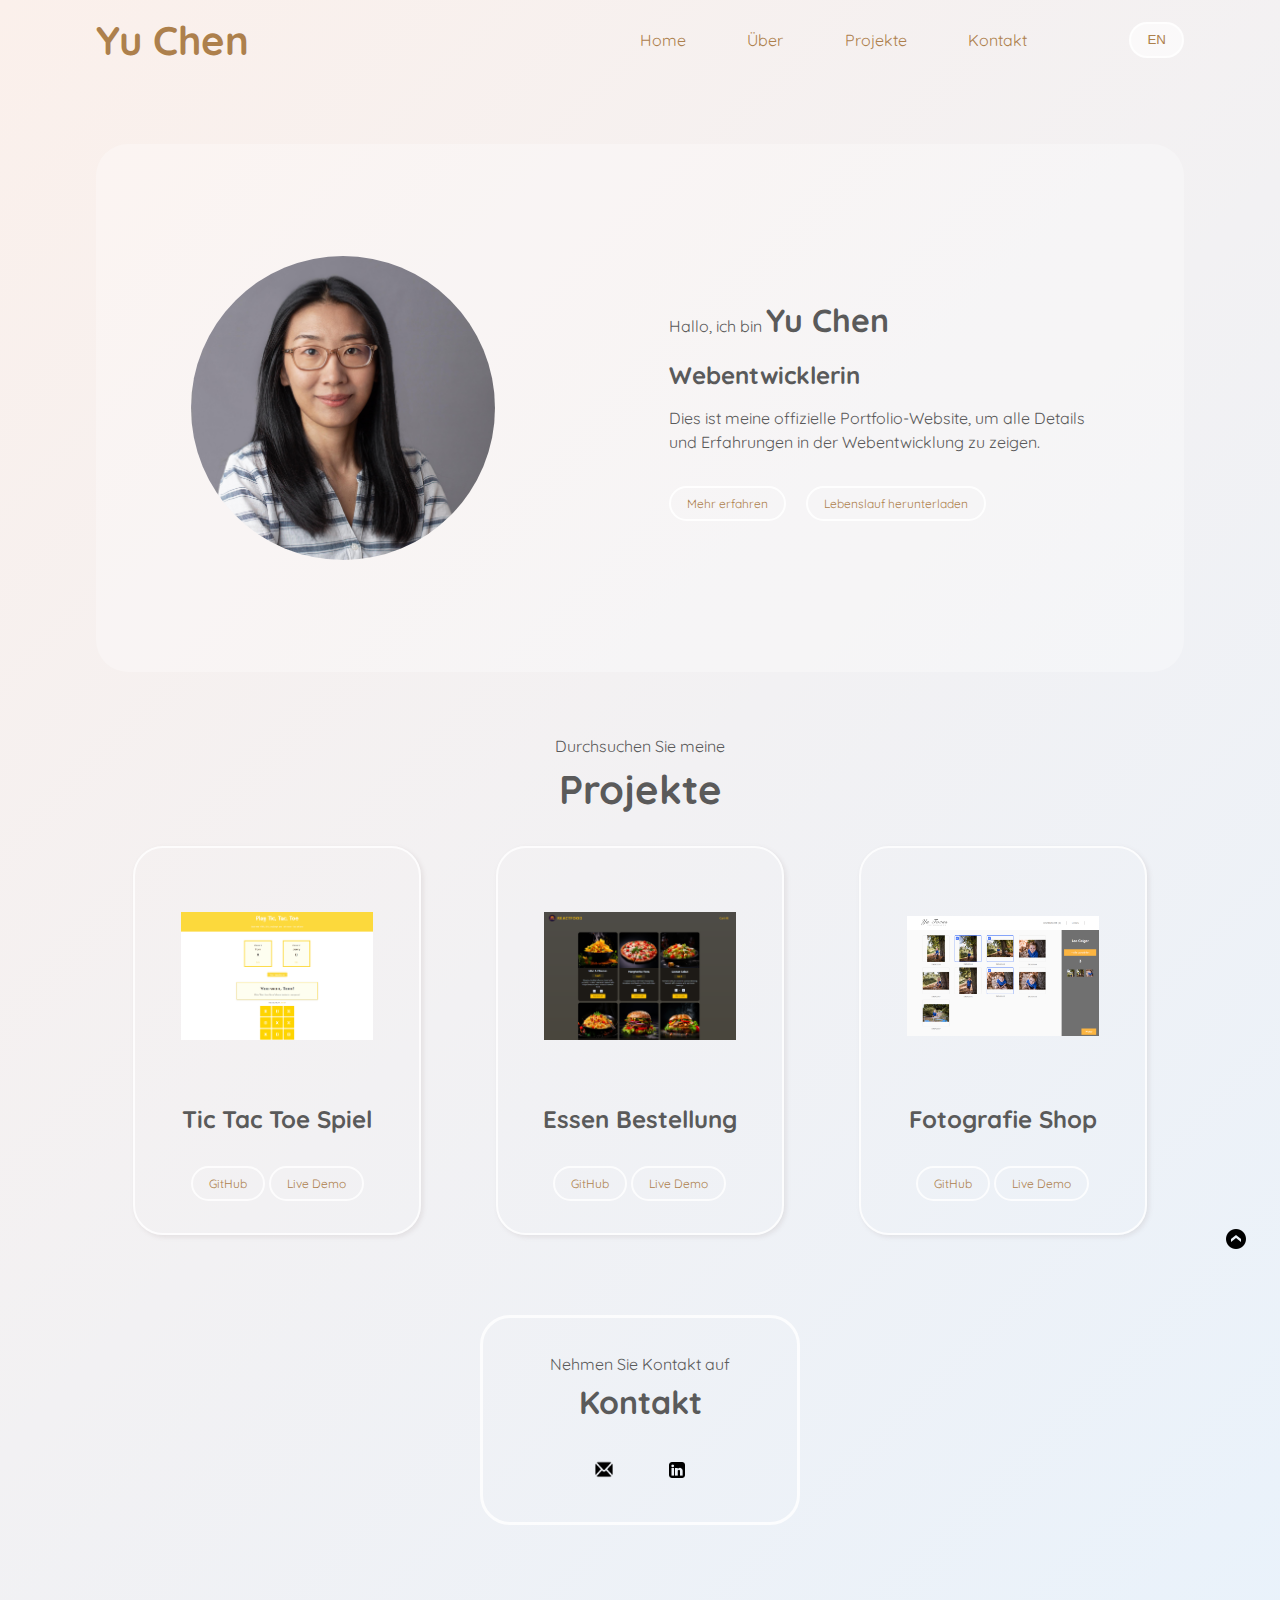
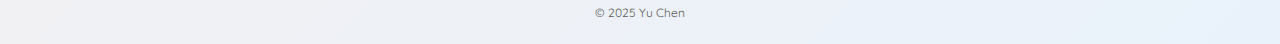
<file: index.html>
<!DOCTYPE html>
<html lang="de">

<head>
    <meta charset="UTF-8">
    <meta name="viewport" content="width=device-width, initial-scale=1.0">
    <title>My Portfolio</title>
    <link rel="preconnect" href="https://fonts.googleapis.com">
    <link rel="preconnect" href="https://fonts.gstatic.com" crossorigin>
    <link
        href="https://fonts.googleapis.com/css2?family=Hind+Vadodara:wght@400;700&family=Open+Sans:wght@400;700&family=Quicksand:wght@400;700&family=Raleway&display=swap"
        rel="stylesheet">
    <link rel="stylesheet" href="shared.css">
    <link rel="stylesheet" href="styles.css">
    <link rel="stylesheet" href="overlays.css">
    <script src="script.js" defer></script>
    <script src="modal.js" defer></script>
</head>

<body>
    <div id="backdrop"></div>
    <header class="main-header">
        <div class="page-logo">
            <a href="index.html">Yu Chen</a>
        </div>
        <nav class="fixed-top">
            <ul>
                <li class="nav-item"><a href="index.html" data-i18n="header.home">Home</a></li>
                <li class="nav-item"><a href="about.html" data-i18n="header.about">Über</a></li>
                <li class="nav-item"><a href="index.html#projekt" data-i18n="header.projects">Projekte</a></li>
                <li class="nav-item"><a href="contact.html" data-i18n="header.contact">Kontakt</a></li>
            </ul>
        </nav>
        <div class="lang-box">
            <button class="lang-btn" data-lang="en">EN</button>
            <button class="lang-btn" data-lang="de">DE</button>
        </div>
        <button id="drawer-btn">
            <span></span>
            <span></span>
            <span></span>
        </button>
    </header>
    <aside id="mobile-drawer">
        <nav>
            <ul>
                <li class="nav-item"><a href="index.html" data-i18n="header.home">Home</a></li>
                <li class="nav-item"><a href="about.html" data-i18n="header.about">Über</a></li>
                <li class="nav-item"><a href="index.html#projekt" data-i18n="header.projects">Projekte</a></li>
                <li class="nav-item"><a href="contact.html" data-i18n="header.contact">Kontakt</a></li>
            </ul>
            <div>
                <button class="lang-btn" data-lang="en">EN</button>
                <button class="lang-btn" data-lang="de">DE</button>
            </div>
        </nav>
    </aside>
    <main class="hidden">
        <section>
            <div class="container">
                <div class="box-img">
                    <img src="images/profile-img.jpg">
                </div>
                <div class="box-text">
                    <p data-i18n="main.intro">Hallo, ich bin <span>Yu Chen</span></p>
                    <h2 data-i18n="main.role">Webentwicklerin</h2>
                    <p data-i18n="main.description">Dies ist meine offizielle Portfolio-Website, um alle Details und
                        Erfahrungen in der Webentwicklung zu zeigen.
                    </p>
                    <a href="about.html" data-i18n="main.learn_more">Mehr erfahren</a>
                    <a href="./assets/CV-Yu Chen.pdf" target="_blank" data-i18n="main.download"
                        id="download-link">Lebenslauf herunterladen</a>
                </div>
            </div>
        </section>
        <section id="projekt">
            <p data-i18n="projects.title">Browse My Recent</p>
            <h2 data-i18n="projects.subtitle">Projekte</h2>
            <div class="project-container">
                <ul>
                    <li class="project-box">
                        <div class="project-img"><img src="images/projects/tic-tac-toe.png" alt=""></div>
                        <h3 class="project-one" data-i18n="projects.tic_tac_toe">Tic Tac Toe Game</h3>
                        <a href="https://github.com/weegeelee/tic-tac-toe" target="_blank">GitHub</a>
                        <a href="https://weegeelee.github.io/tic-tac-toe/" target="_blank">Live Demo</a>
                    </li>
                    <li class="project-box">
                        <div class="project-img"><img src="images/projects/food-order.png" alt=""></div>
                        <h3 class="project-two" data-i18n="projects.food_order">Food Order</h3>
                        <a href="https://github.com/weegeelee/food-order" target="_blank">GitHub</a>
                        <a href="https://weegeelee.github.io/food-order/" target="_blank">Live Demo</a>
                    </li>
                    <li class="project-box">
                        <div class="project-img"><img src="images/projects/fotografie-shop.png" alt=""></div>
                        <h3 class="project-three" data-i18n="projects.project_three">Photography Shop</h3>
                        <a href="https://github.com/weegeelee/yu-focus-fotografie" target="_blank">GitHub</a>
                        <a href="https://weegeelee.github.io/yu-focus-fotografie" target="_blank">Live Demo</a>
                    </li>
                </ul>
            </div>
            <img src="images/icons8-eingekreistes-rangabzeichen-oben-24.png" alt="arrow icon" class="arrow-icon"
                onclick="location.href='./index.html'">
        </section>
        <aside class="modal cofig-overlay-one">
            <div class="project-info">
                <div>
                    <img src="images/projects/tic-tac-toe.png" alt="">
                </div>
                <div>
                    <p class="tech">HTML | CSS | Javascript</p>
                    <p data-i18n="modal_one.description_one">
                        This is a simple and interactive implementation of the classic Tic-Tac-Toe game, built using
                        HTML, CSS, and JavaScript. The project allows two players to take turns marking spaces on a 3x3
                        grid until one achieves a winning combination or the game ends in a draw.
                    </p>
                    <ul data-i18n="modal_one.description_two">
                        <li>Key features include:</li>
                        <li>A clean and responsive user interface.</li>
                        <li>Visual feedback for player actions.</li>
                        <li>Logic to detect wins, losses, and draws.</li>
                    </ul>
                    <p data-i18n="modal_one.description_three">
                        This project demonstrates core frontend development skills, including DOM manipulation, event
                        handling, and basic game logic.
                    </p>
                </div>
            </div>
            <button type="reset" class="btn btn-alt overlay-cancel-btn-one">&#215;</button>
        </aside>
        <aside class="modal cofig-overlay-two">
            <div class="project-info">
                <div>
                    <img src="images/projects/food-order.png" alt="">
                </div>
                <div>
                    <p class="tech">React | JavaScript | Firebase</p>
                    <p data-i18n="modal_two.description_one">
                        This is an online food ordering platform built with React, using Firebase as the
                        backend database. It enables users to browse a menu, manage a shopping cart, and submit orders.
                    </p>
                    <p data-i18n="modal_two.description_two">
                        This project showcases skills in React component-based development, state management (useState,
                        useReducer), and Firebase integration, making it a great example of a basic e-commerce
                        application.
                    </p>
                </div>
            </div>
            <div>
                <button type="reset" class="btn btn-alt overlay-cancel-btn-two">&#215;</button>
            </div>
        </aside>
        <aside class="modal cofig-overlay-three">
            <div class="project-info">
                <div>
                    <img src="images/projects/fotografie-shop.png" alt="">
                </div>
                <div>
                    <p class="tech">React | Vite | Nodejs | MongoDB | Supabase</p>
                    <p data-i18n="modal_three.description_one">
                        This is a full-stack web application built for professional photographers. It features a public
                        portfolio site, a private client area, and an admin dashboard for managing clients, orders, and
                        communication.
                    <ul data-i18n="modal_three.description_two">
                        <li>TUmgesetzte Funktionen:</li>
                        <li>Sicheres Login-System mit JWT und individuelle Zugangscodes für private Galerien</li>
                        <li>Benutzerdefiniertes Album-Modul zur Fotoauswahl, Bestellung und zum Download</li>
                        <li>Intuitive Benutzeroberfläche für Kunden und Administrator:innen</li>
                    </ul>
                </div>
            </div>
            <div>
                <button type="reset" class="btn btn-alt overlay-cancel-btn-three">&#215;</button>
            </div>
        </aside>
        <section>
            <div class="contact-box">
                <p data-i18n="cta.title">Get in Touch</p>
                <a href="contact.html" data-i18n="cta.button">Contact Me</a>
                <div class="contact-icon">
                    <a href="mailto:weegeelee@hotmail.com" class="icon-img email-img" target="_blank"><img
                            src="images/icons8-neuer-beitrag-64.png" alt=""></a>
                    <a href="https://www.linkedin.com/in/yu-chen-8908ba253/" class="icon-img" target="_blank"><img
                            src="images/icons8-linkedin-26.png" alt=""></a>
                </div>
            </div>
        </section>
    </main>
    <footer>
        <p> &copy; 2025 Yu Chen</p>
    </footer>
</body>

</html>
</file>
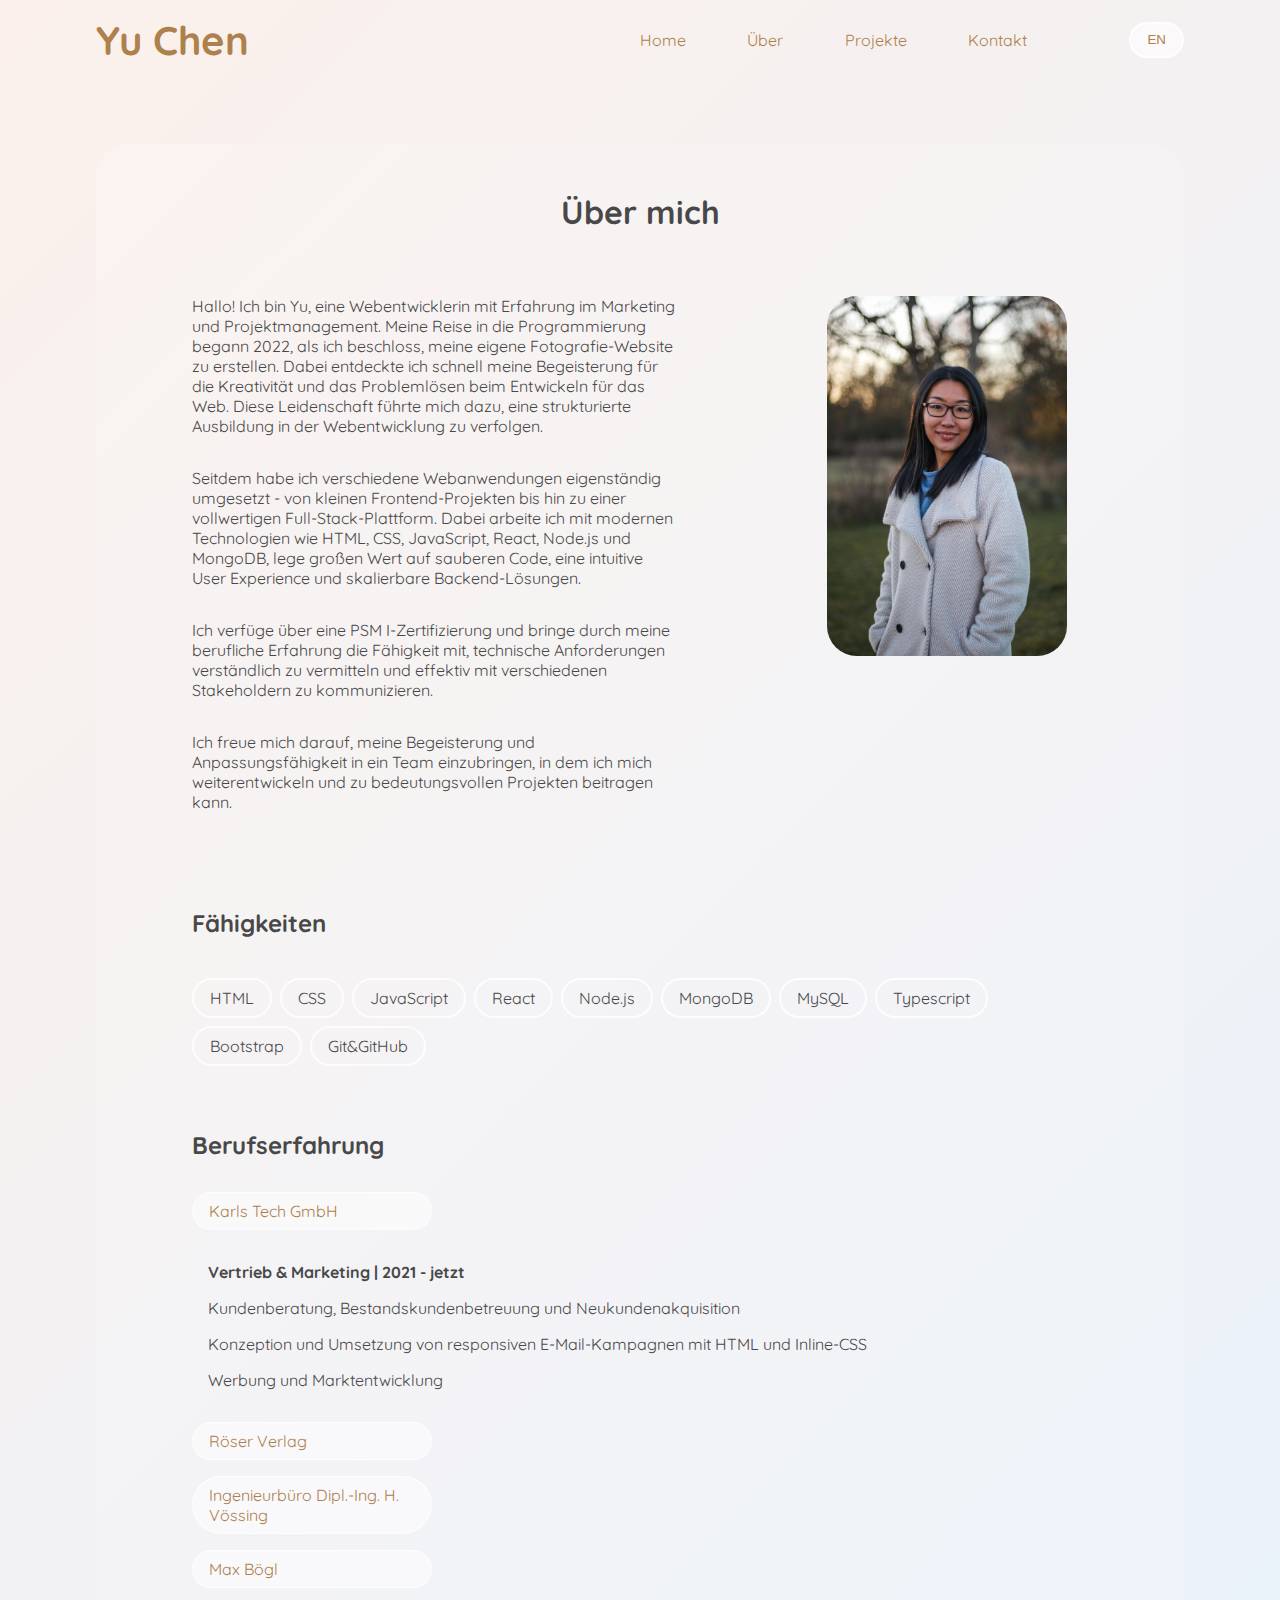
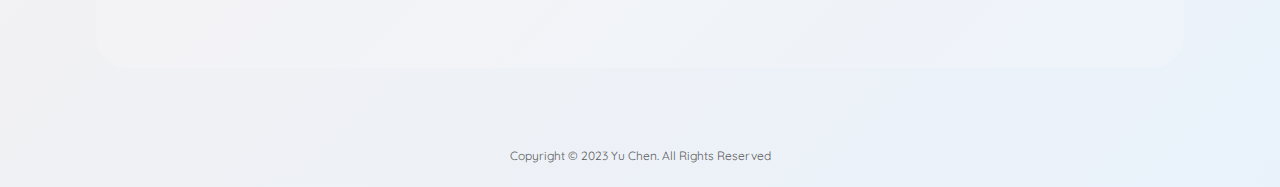
<file: about.html>
<!DOCTYPE html>
<html lang="de">

<head>
    <meta charset="UTF-8">
    <meta name="viewport" content="width=device-width, initial-scale=1.0">
    <title>About Me</title>
    <link rel="preconnect" href="https://fonts.googleapis.com">
    <link rel="preconnect" href="https://fonts.gstatic.com" crossorigin>
    <link
        href="https://fonts.googleapis.com/css2?family=Hind+Vadodara:wght@400;700&family=Open+Sans:wght@400;700&family=Quicksand:wght@400;700&family=Raleway&display=swap"
        rel="stylesheet">
    <link rel="stylesheet" href="shared.css">
    <link rel="stylesheet" href="styles.css">
    <link rel="stylesheet" href="about-me.css">
    <script src="script.js" defer></script>
    <script src="about.js" defer></script>
</head>

<body>
    <header class="main-header">
        <div class="page-logo">
            <a href="index.html">Yu Chen</a>
        </div>
        <nav class="fixed-top">
            <ul>
                <li class="nav-item"><a href="index.html" data-i18n="header.home">Home</a></li>
                <li class="nav-item"><a href="about.html" data-i18n="header.about">Über</a></li>
                <li class="nav-item"><a href="index.html#projekt" data-i18n="header.projects">Projekte</a></li>
                <li class="nav-item"><a href="contact.html" data-i18n="header.contact">Kontakt</a></li>
            </ul>
        </nav>
        <div class="lang-box">
            <button class="lang-btn" data-lang="en">EN</button>
            <button class="lang-btn" data-lang="de">DE</button>
        </div>
        <button id="drawer-btn">
            <span></span>
            <span></span>
            <span></span>
        </button>
    </header>
    <aside id="mobile-drawer">
        <nav>
            <ul>
                <li class="nav-item"><a href="index.html" data-i18n="header.home">Home</a></li>
                <li class="nav-item"><a href="about.html" data-i18n="header.about">Über</a></li>
                <li class="nav-item"><a href="index.html#projekt" data-i18n="header.projects">Projekte</a></li>
                <li class="nav-item"><a href="contact.html" data-i18n="header.contact">Kontakt</a></li>
            </ul>
            <button class="lang-btn" data-lang="en">EN</button>
            <button class="lang-btn" data-lang="de">DE</button>
        </nav>
    </aside>
    <main class="hidden">
        <section>
            <div class="container-about">
                <h1 data-i18n="about.title">Über mich</h1>
                <div class="about-box">
                    <div class="info-box">
                        <p data-i18n="about.intro_one">Hallo! Ich bin Yu, ein Webentwickler mit Erfahrung im Marketing
                            und Projektmanagement.
                            Meine Reise in die Programmierung begann 2022, als ich beschloss, meine eigene
                            Fotografie-Website zu erstellen. Dabei entdeckte ich schnell meine Begeisterung für die
                            Kreativität und das Problemlösen beim Entwickeln für das Web. Diese Leidenschaft führte
                            mich dazu, eine strukturierte Ausbildung in der Webentwicklung zu verfolgen.</p>
                        <p data-i18n="about.intro_two">Seitdem habe ich verschiedene Webanwendungen eigenständig
                            umgesetzt - von kleinen Frontend-Projekten bis hin zu einer vollwertigen
                            Full-Stack-Plattform. Dabei arbeite ich mit modernen Technologien wie HTML, CSS, JavaScript,
                            React, Node.js und MongoDB, lege großen Wert auf sauberen Code, eine intuitive User
                            Experience und skalierbare Backend-Lösungen.</p>
                        <p data-i18n="about.intro_three">Ich verfüge über eine PSM I-Zertifizierung und bringe durch
                            meine berufliche Erfahrung die Fähigkeit mit, technische Anforderungen verständlich zu
                            vermitteln und effektiv mit verschiedenen Stakeholdern zu kommunizieren.</p>
                        <p data-i18n="about.intro_four">Ich freue mich darauf, meine Begeisterung und
                            Anpassungsfähigkeit in ein Team einzubringen, gemeinsam weiterzuwachsen und an sinnvollen
                            digitalen Lösungen mitzuarbeiten.
                        </p>
                    </div>
                    <div class="photo-box">
                        <div><img src="images/about.jpg" alt=""></div>
                    </div>
                </div>
                <h3 data-i18n="about.skills">Fähigkeiten</h3>
                <div class="skill-box">
                    <p>HTML</p>
                    <p>CSS</p>
                    <p>JavaScript</p>
                    <p>React</p>
                    <p>Node.js</p>
                    <p>MongoDB</p>
                    <p>MySQL</p>
                    <p>Typescript</p>
                    <p>Bootstrap</p>
                    <p>Git&GitHub</p>
                </div>
                <h3 data-i18n="about.experience">Berufserfahrung</h3>
                <div class="work-box">
                    <ul>
                        <li class="company">
                            <h4 class="company-name">Karls Tech GmbH</h4>
                            <div class="content current" style="display: block;">
                                <p data-i18n="about.companies.position_one">Vertrieb & Marketing | 2021 - jetzt</p>
                                <ul data-i18n="about.companies.tasks_one">
                                    <li>Designed and coded responsive email advertisements using HTML and inline CSS
                                    </li>
                                    <li>Managed and maintained websites using WordPress</li>
                                    <li>Preparation for trade fairs</li>
                                </ul>
                            </div>
                        </li>
                        <li class="company">
                            <h4 class="company-name">Röser Verlag</h4>
                            <div class="content">
                                <p data-i18n="about.companies.position_two">Projektassistentin | 2018</p>
                                <ul data-i18n="about.companies.tasks_two">
                                    <li>Betreuung von Webseiten mit WordPress</li>
                                    <li>Werbung und Marktverbreitung</li>
                                    <li>Vorbereitung für Fachmessen</li>
                                </ul>
                            </div>
                        </li>
                        <li class="company">
                            <h4 class="company-name">Ingenieurbüro Dipl.-Ing. H. Vössing</h4>
                            <div class="content">
                                <p data-i18n="about.companies.position_three">Projektassistentin | 2011</p>
                                <ul data-i18n="about.companies.tasks_three">
                                    <li>Unterstützung der Projektleitung</li>
                                    <li>Betreuung der deutschen Experten und Dolmetschen</li>
                                    <li>Koordinierung der Besprechung mit Kunden</li>
                                </ul>
                            </div>
                        </li>
                        <li class="company">
                            <h4 class="company-name">Max Bögl</h4>
                            <div class="content">
                                <p data-i18n="about.companies.position_four">Assistentin/Überseterin | 2006 - 2011</p>
                                <ul data-i18n="about.companies.tasks_four">
                                    <li>Dolmetschen und Übersetzung</li>
                                    <li>Terminplanung und Koordination von Geschäftsreisen</li>
                                    <li>Oganisation der technischen Schulung für die Kunden</li>
                                </ul>
                            </div>
                        </li>
                    </ul>
                </div>
            </div>
        </section>
    </main>
    <footer>
        <p>Copyright &copy; 2023 Yu Chen. All Rights Reserved</p>
    </footer>
</body>

</html>
</file>
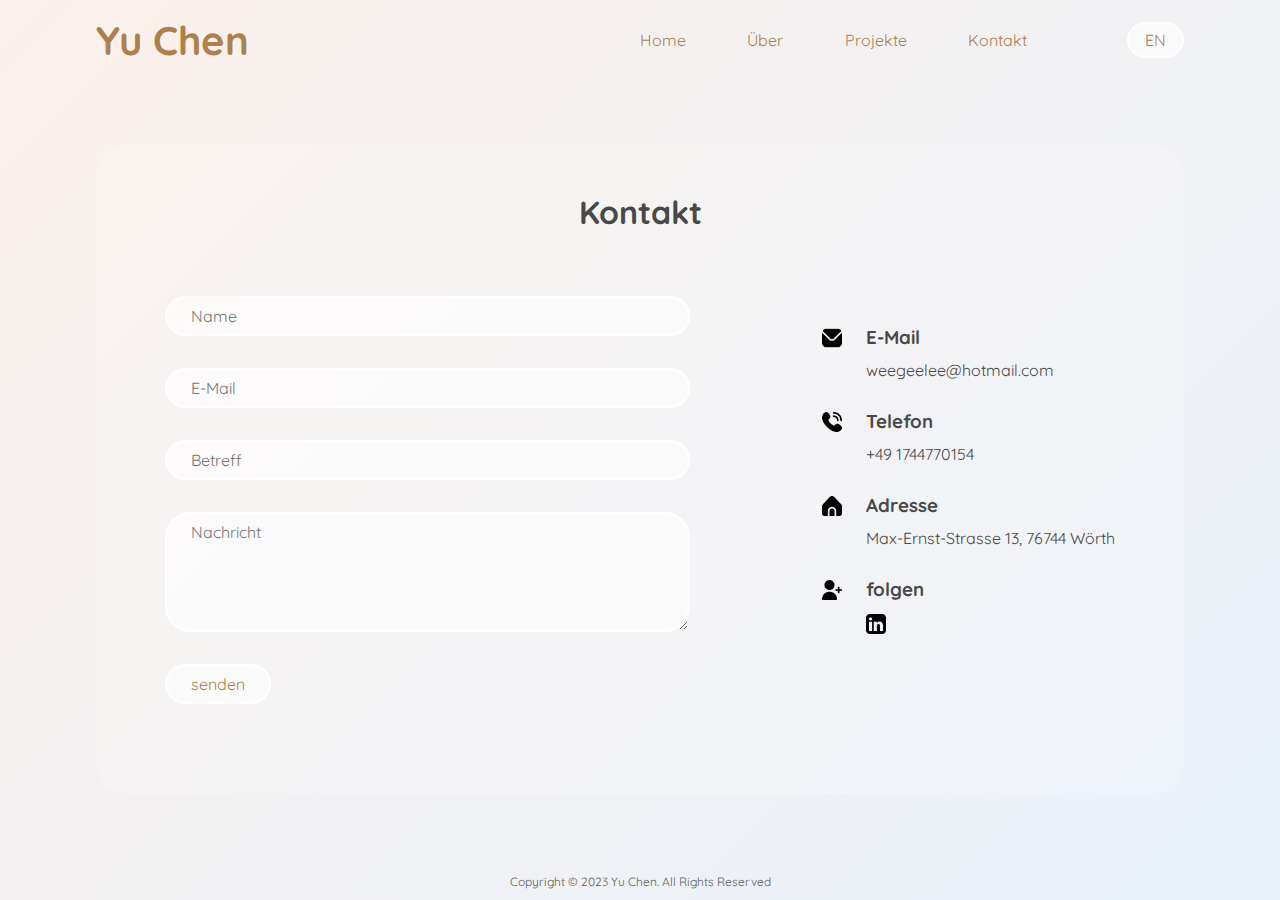
<file: contact.html>
<!DOCTYPE html>
<html lang="de">

<head>
    <meta charset="UTF-8">
    <meta name="viewport" content="width=device-width, initial-scale=1.0">
    <title>About Me</title>
    <link rel="preconnect" href="https://fonts.googleapis.com">
    <link rel="preconnect" href="https://fonts.gstatic.com" crossorigin>
    <link
        href="https://fonts.googleapis.com/css2?family=Hind+Vadodara:wght@400;700&family=Open+Sans:wght@400;700&family=Quicksand:wght@400;700&family=Raleway&display=swap"
        rel="stylesheet">
    <link rel="stylesheet" href="shared.css">
    <link rel="stylesheet" href="styles.css">
    <link rel="stylesheet" href="contact.css">
    <script src="script.js" defer></script>
</head>

<body>
    <header class="main-header">
        <div class="page-logo">
            <a href="index.html">Yu Chen</a>
        </div>
        <nav class="fixed-top">
            <ul>
                <li class="nav-item"><a href="index.html" data-i18n="header.home">Home</a></li>
                <li class="nav-item"><a href="about.html" data-i18n="header.about">Über</a></li>
                <li class="nav-item"><a href="index.html#projekt" data-i18n="header.projects">Projekte</a></li>
                <li class="nav-item"><a href="contact.html" data-i18n="header.contact">Kontakt</a></li>
            </ul>
        </nav>
        <div class="lang-box">
            <button class="lang-btn" data-lang="en">EN</button>
            <button class="lang-btn" data-lang="de">DE</button>
        </div>
        <button id="drawer-btn">
            <span></span>
            <span></span>
            <span></span>
        </button>
    </header>
    <aside id="mobile-drawer">
        <nav>
            <ul>
                <li class="nav-item"><a href="index.html" data-i18n="header.home">Home</a></li>
                <li class="nav-item"><a href="about.html" data-i18n="header.about">Über</a></li>
                <li class="nav-item"><a href="index.html#projekt" data-i18n="header.projects">Projekte</a></li>
                <li class="nav-item"><a href="contact.html" data-i18n="header.contact">Kontakt</a></li>
            </ul>
            <button class="lang-btn" data-lang="en">EN</button>
            <button class="lang-btn" data-lang="de">DE</button>
        </nav>
    </aside>
    <main>
        <section>
            <div class="container-form">
                <h1 data-i18n="contact.title">Kontakt</h1>
                <div class="form-box">
                    <div class="contact-form">
                        <form action="">
                            <input type="text" placeholder="Name" data-i18n="contact.form.name" required>
                            <input type="email" name="" id="" placeholder="E-Mail" data-i18n="contact.form.email" required>
                            <input type="text" placeholder="Betreff" data-i18n="contact.form.subject" required>
                            <textarea name="" id="" placeholder="Nachricht" data-i18n="contact.form.message" cols="30" rows="5" required></textarea>
                            <button type="submit" data-i18n="contact.form.send">senden</button>
                        </form>
                    </div>
                    <div class="contact-info">
                        <li>
                            <img src="images/umschlag.png" alt="email logo">
                            <h3 data-i18n="contact.info.email">E-Mail</h3>
                        </li>
                        <p>weegeelee@hotmail.com</p>
                        <li>
                            <img src="images/anruf.png" alt="phone logo">
                            <h3 data-i18n="contact.info.phone">Telefon</h3>
                        </li>
                        <p>+49 1744770154</p>
                        <li>
                            <img src="images/heim.png" alt="hause logo">
                            <h3 data-i18n="contact.info.address">Adresse</h3>
                        </li>
                        <p>Max-Ernst-Strasse 13, 76744 Wörth</p>
                        <li>
                            <img src="images/benutzer-hinzufugen.png" alt="follow logo">
                            <h3 data-i18n="contact.info.follow">folgen</h3>
                        </li>
                        <p><a href="https://www.linkedin.com/in/yu-chen-8908ba253/" class="icon-img"
                                target="_blank"><img src="images/icons8-linkedin-26.png" alt=""></a></p>
                    </div>
                </div>
            </div>
        </section>
    </main>
    <footer>
        <p>Copyright &copy; 2023 Yu Chen. All Rights Reserved</p>
    </footer>
</body>

</html>
</file>
<file: shared.css>
* {
    box-sizing: border-box;
    margin: 0;
    padding: 0;
}

*:focus {
    outline: none;
}

body {
    min-height: 100vh;
    font-family: 'Quicksand', sans-serif;
    font-size: 1rem;
    background: linear-gradient(135deg, rgb(251, 240, 235), rgb(233, 242, 251));    
}

[data-lang] {
    visibility: hidden; /* 先隐藏按钮，但仍然占位，防止跳动 */
    opacity: 0;
    
}

[data-lang].visible {
    visibility: visible; /* 让目标按钮渐入 */
    opacity: 1;
}

[data-lang].hidden {
    display: none; /* JS 运行后才彻底隐藏不需要的按钮 */
}

.main-header {
    width: 85%;
    height: 5rem;
    display: flex;
    justify-content: space-between;
    align-items: center;
    padding: 1rem 0;
    margin: 0 auto;
}

.page-logo {
    width: 50%;
}
.page-logo a {
    font-size: 2.5rem;
    font-weight: bold;
    color: rgb(173, 128, 76);
    text-decoration: none;
}

.fixed-top {
    display: flex;
    justify-content: space-between;
    flex: 1;
    visibility: hidden;
    opacity: 0;
    
}

.fixed-top.loaded {
    visibility: visible;
    opacity: 1;
}

.lang-box {
    width: 10%;
    display: flex;
    justify-content: flex-end;
}

.main-header ul {
    display: flex;
    justify-content: space-between;
    flex: auto;
    margin: 1rem 0;
}

.main-header li {
    list-style: none;
    padding: 0 3rem 0 0;
}

.main-header ul a {
    color: rgb(173, 128, 76);
    text-decoration: none;
    text-decoration-color: transparent;
    transition: 0.4s ease-out;
}

.main-header ul a:hover {
    color: rgb(197, 156, 110);
    text-decoration: underline;
    text-decoration-color: rgb(255, 255, 255, .8);
    text-underline-offset: 0.75rem;
}

.lang-btn {
    color: rgb(173, 128, 76);
    line-height: 0;
    background-color: rgb(255, 255, 255, .6);
    border: 2px solid rgb(255, 255, 255, .8);
    border-radius: 25px;
    padding: 1rem;
}

.lang-btn:hover {
    color: rgb(112, 78, 39);
    background-color: rgb(255, 255, 255, .8);
}


#drawer-btn {
    width: 30px;
    height: 26px;
    display: none;
    flex-direction: column;
    justify-content: space-between;
    border: none;
    background-color: transparent;
    padding: 0;
}

#drawer-btn span {
    width: 100%;
    height: 2px;
    background-color:  rgb(173, 128, 76);
    transition: all 0.3s ease;
}

.open span:first-child {
    transform: rotate(45deg) translate(10px, 5px);
}

.open span:nth-child(2) {
    visibility: hidden;
}

.open span:last-child {
    transform: rotate(-45deg) translate(11px, -7px);
}

#mobile-drawer {
    width: 85%;
    height: 80vh;
    background-color: rgb(255, 255, 255, .2);
    border-radius: 2rem;
    padding: 3rem 0;
    margin: 2rem auto;
    display: none;
}

#mobile-drawer.open {
    display: block;
}

#mobile-drawer nav{
    display: flex;
    flex-direction: column;
    align-items: center;
    
}

#mobile-drawer ul{
    width: 90%;
    list-style: none;
    display: flex;
    flex-direction: column;
    align-items: center;
    margin: 2rem auto;
}

#mobile-drawer a {
    color: rgb(173, 128, 76);
    text-decoration: none;
    display: block;
    margin: 1rem auto;
    position: relative;
}

#mobile-drawer a::before {
    content: '';
    position: absolute;
    top: 16px;
    left: 0;
    width: 0;
    height: 1px;
    background-color:  rgb(173, 128, 76);
    margin: 1rem auto;
    transition: width 0.4s ease;
}

#mobile-drawer a:hover:before {
    width: 100%;
}

#mobile-drawer button {
    align-items: center;
}

.hidden .open {
    display: none
}

footer p {
    font-size: 0.75rem;
    color: rgb(90, 90, 90);
    text-align: center;
    margin: 5rem 0 1.5rem 0;
}



@media (max-width: 740px) {
    .main-header {
        justify-content: space-between;
    }

    .fixed-top, .lang-box {
        display: none;
    }
   
    #drawer-btn {
        display: flex;
    }
}

@media (min-width: 740px) {
    #mobile-drawer {
        display: none;
    }
}
</file>
<file: styles.css>
.container {
    width: 85%;
    background-color: rgb(255, 255, 255, .3);
    border-radius: 2rem;
    display: flex;
    justify-content: space-around;
    align-items: center;
    margin: 4rem auto;
}

.box-img {
    width: 50%;
    margin: 5rem 0;
    display: flex;
    justify-content: center;
   
}

.box-img img {
    max-width: 25rem;
    border-radius: 50%;
    padding: 2rem 3rem;
}

.box-text {
    width: 50%;
    margin: 5rem 3rem;
    padding: 0 2rem;
}

.box-text p {
    line-height: 1.5;
    color: rgb(90, 90, 90);
    font-size: 1rem;
}

.highlight {
    font-size: 2rem;
    font-weight: bold;
}

.box-text h2 {
    font-size: 1.5rem;
    color: rgb(90, 90, 90);
    padding: 1rem 0;
}

.box-text a {
    text-decoration: none;
    font-size: 0.75rem;
    color: rgb(173, 128, 76);
    background-color: transparent;
    border: 2px solid rgb(255, 255, 255, .9);
    border-radius: 30px;
    display: inline-block;
    padding: 0.5rem 1rem;
    margin: 2rem 1rem 0 0;
    transition: 0.4s ease;
}

.box-text a:hover {
    color: rgb(137, 97, 51);
    background-color: rgb(255, 255, 255, .7);
}

#projects {
    position: relative;
}

#projekt {
    position: relative;
}

#projects p {
    font-size: 1rem;
    text-align: center;
    color: rgb(90, 90, 90);
    margin: 0.5rem 0;
}

#projekt p {
    font-size: 1rem;
    text-align: center;
    color: rgb(90, 90, 90);
    margin: 0.5rem 0;
}

#projects h2 {
    font-size: 2.5rem;
    text-align: center;
    color: rgb(90, 90, 90);
}

#projekt h2 {
    font-size: 2.5rem;
    text-align: center;
    color: rgb(90, 90, 90);
}

.project-container {
    max-width: 85%;
    margin: 2rem auto;
}

.project-container ul{
    display: flex;
    justify-content: space-around;  
}

.project-container li {
    list-style: none;
    text-align: center;
    width: 18rem;
    border: 2px solid rgba(255, 255, 255, 0.8);
    box-shadow: 2px 2px 5px rgba(130, 105, 105, 0.134);
    border-radius: 30px;
    transition: 0.4s ease-out 0.2s;
}

.project-container li:hover {
    transform: scale(1.04);
}

.project-img {
    max-width: 80%;
    width: 12rem;
    height: 12rem;
    margin: 2rem auto;
}

.project-img img {
    width: 100%;
    height: 100%;
    border-radius: 20px;
    object-fit: contain;
}

.project-box h3 {
    font-size: 1.5rem;
    color: rgb(90, 90, 90);
    text-align: center;
}

.project-box h3:hover {  
    color: rgb(137, 97, 51); 
    cursor: pointer;
}

.project-box a {
    text-decoration: none;
    font-size: 0.75rem;
    color: rgb(173, 128, 76);
    background-color: transparent;
    border: 2px solid rgb(255, 255, 255, .8);
    border-radius: 30px;
    display: inline-block;
    padding: 0.5rem 1rem;
    margin: 2rem auto;
    /*transition: 0.4s ease;*/
    position: relative;
}

.project-box a::before {
    content: '';
    background-color: rgb(255, 255, 255, .8);
    width: 0;
    height: 100%;
    position: absolute;
    top: 0;
    left: 0;
    border-radius: 30px;
    padding: 0 0;
    z-index: -1;
    transition: width 0.4s ease;
}

.project-box a:hover::before {
    width: 100%;
}

.arrow-icon {
    position: absolute;
    right: 2rem;
    bottom: -1rem;
}

.contact-box {
    width: 20rem;
    text-align: center;
    border: 3px solid rgb(255, 255, 255, .8);
    border-radius: 30px;
    margin: 5rem auto;
    padding: 2rem;
    transition: 0.4s ease;
}
.contact-box:hover {
    background-color: rgb(255, 255, 255, .3);
}

.contact-box p{
    font-size: 1rem;
    color: rgb(90, 90, 90);
    margin: 0.25rem 0; 
}

.contact-box a {
    text-decoration: none;
    font-size: 2rem;
    font-weight: bold;
    color: rgb(90, 90, 90);
    text-decoration-color: transparent;
    display: inline-block;
    padding: 0.25rem 0;
    transition: 0.4s ease;
}

.contact-box a:hover {
    color: rgb(137, 97, 51);
    text-decoration: underline;
    text-decoration-color: rgb(255, 255, 255, .8);
    text-underline-offset: 1rem; 
}

.contact-box button {
    font-family: inherit;
    font-size: 2rem;
    font-weight: bold;
    color: rgb(151, 95, 39);
    background-color: transparent;
    border: none;
    display: inline-block;
    margin-top: 1rem;
    position: relative;
    padding: 1rem 0;
}

.contact-icon {
    display: flex;
    justify-content: space-between;
    align-items: center;
    padding: 1rem 5rem 0 5rem;
    transition: 0.4s ease;
}

.contact-icon img {
    width: 1rem;
    height: 1rem;
    transition: 0.5s ease;
}

.contact-icon .email-img img {
    width: 1.1rem;
    height: 1.1rem;
} 

.contact-icon img:hover {
    box-shadow: 1px 1px 4px rgba(255, 255, 255, 0.8);
    transform: scale(1.20);
}

@media (max-width: 740px) {
    .container {
        display: block;
    }

    .box-img {
        width: 100%;
        padding: 0 2rem;
        margin: auto;
        display: flex;
        justify-content: center;
    }

    .box-img img {
        width: 15rem;
        padding: 2rem 0;
    }

    .box-text {
        width: 100%;
        margin: auto;
        padding: 3rem;
    }

    .project-container ul {
        display: block;
    }

    .project-container li {
        margin: 1rem auto;
    }
}
</file>
<file: overlays.css>
.modal {
    position: fixed;
    top: 5%;
    bottom: 5%;
    left: 5%;
    right: 5%;
    margin: auto;
    max-width: 70rem;
    background-color: white;
    border-radius: 20px;
    box-shadow: 0 2px 8px rgba(0, 0, 0, .2);
    display: none;
    z-index: 1000;
}

#backdrop {
    position: fixed;
    top: 0;
    left: 0;
    width: 100%;
    height: 100%;
    background-color: rgba(0, 0, 0, .7);
    display: none;
    z-index: 999;
}

.btn {
    position: absolute;
    top: 1rem;
    right: 1rem;
    font: inherit;
    font-size: 2rem;
    color: rgb(173, 128, 76);
    line-height: 0.5;
    background-color: transparent;
    border: none;
}

.btn:hover {
    cursor: pointer;
    color: rgb(112, 78, 39);
}

.project-info {
    height: 100%;
    display: flex;
    justify-content: space-around;
    align-items: center;
    margin: auto;
}

.project-info img {
    width: 100%;
    display: flex;
    justify-content: center;
    border-radius: 10px;
}

.project-info div {
    line-height: 1.5;
    color: rgb(90, 90, 90);
    padding: 3rem;
}

.project-info p, ul {   
    margin-bottom: 2rem;
}

.project-info ul {
    list-style: none;
}

.tech {
    font-weight: bold;
}

@media (max-width: 740px) {
    .project-info {
        display: block;
    }

    .project-info img {
        max-width: 20rem;
        margin: auto;
    }

    .project-info div {
        padding: 2rem 2rem 0 2rem;
    }
}
</file>
<file: about-me.css>
.container-about {
    width: 85%;
    color: rgb(72, 72, 72);
    background-color: rgb(255, 255, 255, .2);
    border-radius: 2rem;
    margin: 4rem auto;
}

.container-about h1 {
    text-align: center;
    font-size: 2rem;
    padding-top: 3rem;
}

.about-box {
    display: flex;
    justify-content: center;
    padding: 2rem;
}

.photo-box {
    text-align: center;
    width: 40%;
    padding: 2rem 4rem;
}

.photo-box img {
    max-width: 15rem;
    border-radius: 30px;
}

.info-box {
    width: 60%;
    font-size: 1rem;
    padding: 2rem 4rem;
}

.info-box p{
    font-size: 1rem;
    margin: 0 0 2rem 0;
}

.container-about h3 {
    font-size: 1.5rem;
    margin: 0 2rem 2rem 6rem;
}

.skill-box {
    font-size: 1rem;
    display: flex;
    justify-content: left;
    flex-wrap: wrap;
    padding: 0 6rem 4rem 6rem;
}

.skill-box p {
    background-color: transparent;
    border: 2px solid rgb(255, 255, 255, .8);
    border-radius: 30px;
    padding: 0.5rem 1rem;
    margin: 0.5rem 0.5rem 0 0;
    transition: 0.3s ease;
}

.skill-box p:hover {
    color: rgb(137, 97, 51);
    background-color: rgb(255, 255, 255, .6);
}

.work-box {
    font-size: 1rem;
    display: flex;
    justify-content: left;
    padding: 0 6rem 4rem 6rem;
}

.work-box ul{
    list-style: none;
    margin: 0;
}

.company h4 {
    font: inherit;
    max-width: 15rem;
    color: rgb(173, 128, 76);
    background-color: rgb(255, 255, 255, .5);
    border: 0.1rem solid rgb(255, 255, 255, .7); 
    border-radius: 30px;
    margin-bottom: 1rem;
    padding: 0.5rem 1rem;
}
.company h4:hover {
    color: rgb(112, 78, 39);
    background-color: rgb(255, 255, 255, .8);
    cursor: pointer;
}

.company div {
    padding: 1rem;
}

/*.company .current {
    color: rgb(137, 97, 51);
    background-color: rgb(255, 255, 255, .5);
    border: 0.1rem solid rgb(255, 255, 255, .7); 
    border-radius: 30px;
    
}*/

.work-box p {
    font-weight: 700;
    margin-bottom: 1rem;
}

.content {
    width: 100%;
    display: none;
    padding-top: 0.5rem;
}

.content ul {
    width: 100%;
    margin: 0;
}

.content li {
    list-style: none;
    margin-bottom: 1rem;
}


@media (max-width: 740px) {
    .about-box {
        display: block;
        padding: 0;
    }

    .info-box {
        width: 100%;
        margin: auto;
        padding: 3rem;
    }
    .photo-box {
        display: none;
    }
    
    .container-about h3{
        text-align: center;
        margin: auto;
    }
    .skill-box {
        padding: 2rem 2rem 4rem 2rem;
    }
    .work-box {
        padding: 2rem;
    }
}
</file>
<file: contact.css>
.container-form {
    width: 85%;
    background-color: rgb(255, 255, 255, .2);
    border-radius: 2rem;
    margin: 4rem auto;
}

h1 {
    text-align: center;
    font-size: 2rem;
    color: rgb(72, 72, 72);
    padding-top: 3rem;
}

.form-box {
    display: flex;
    justify-content: space-evenly;
    padding: 2rem 0rem 4rem 0rem;
}

.contact-form {
    width: 60%;
    padding: 0 4rem;
}

input, textarea {
    font: inherit;
    width: 100%;
    display: block;
    border: 2px solid rgb(255, 255, 255, .8);
    background-color: rgb(255, 255, 255, .6);
    border-radius: 25px;
    padding: 0.5rem 1.5rem;
    margin: 2rem 0;
    outline: none;
}

input:focus, textarea:focus {
    background-color: rgb(255, 255, 255, .8);
}

button {
    font: inherit;
    color: rgb(173, 128, 76);
    background-color: rgb(255, 255, 255, .6);
    border: 2px solid rgb(255, 255, 255, .8);
    border-radius: 25px;
    padding: 0.5rem 1.5rem;
}

button:hover {
    color: rgb(112, 78, 39);
    background-color: rgb(255, 255, 255, .8);
}

.contact-info {
    padding: 4rem 4rem;
}

.contact-info li {
    display: flex;
    vertical-align: middle;
}

.contact-info img{
    width: 1.25rem;
    height: 1.25rem;
    vertical-align: middle;
}

.contact-info h3 {
    color: rgb(72, 72, 72);
    line-height: 1;
    padding: 0 1.5rem;
}

.contact-info p {
    color: rgb(72, 72, 72);
    padding: 0.75rem 0 0 2.75rem;
    margin-bottom: 2rem;
}

@media (max-width: 740px) {
    .form-box {
        display: block;
    }

    .contact-form {
        width: 100%;
      
    }

    .contact-info {
        width: 100%;
    }
}
</file>
